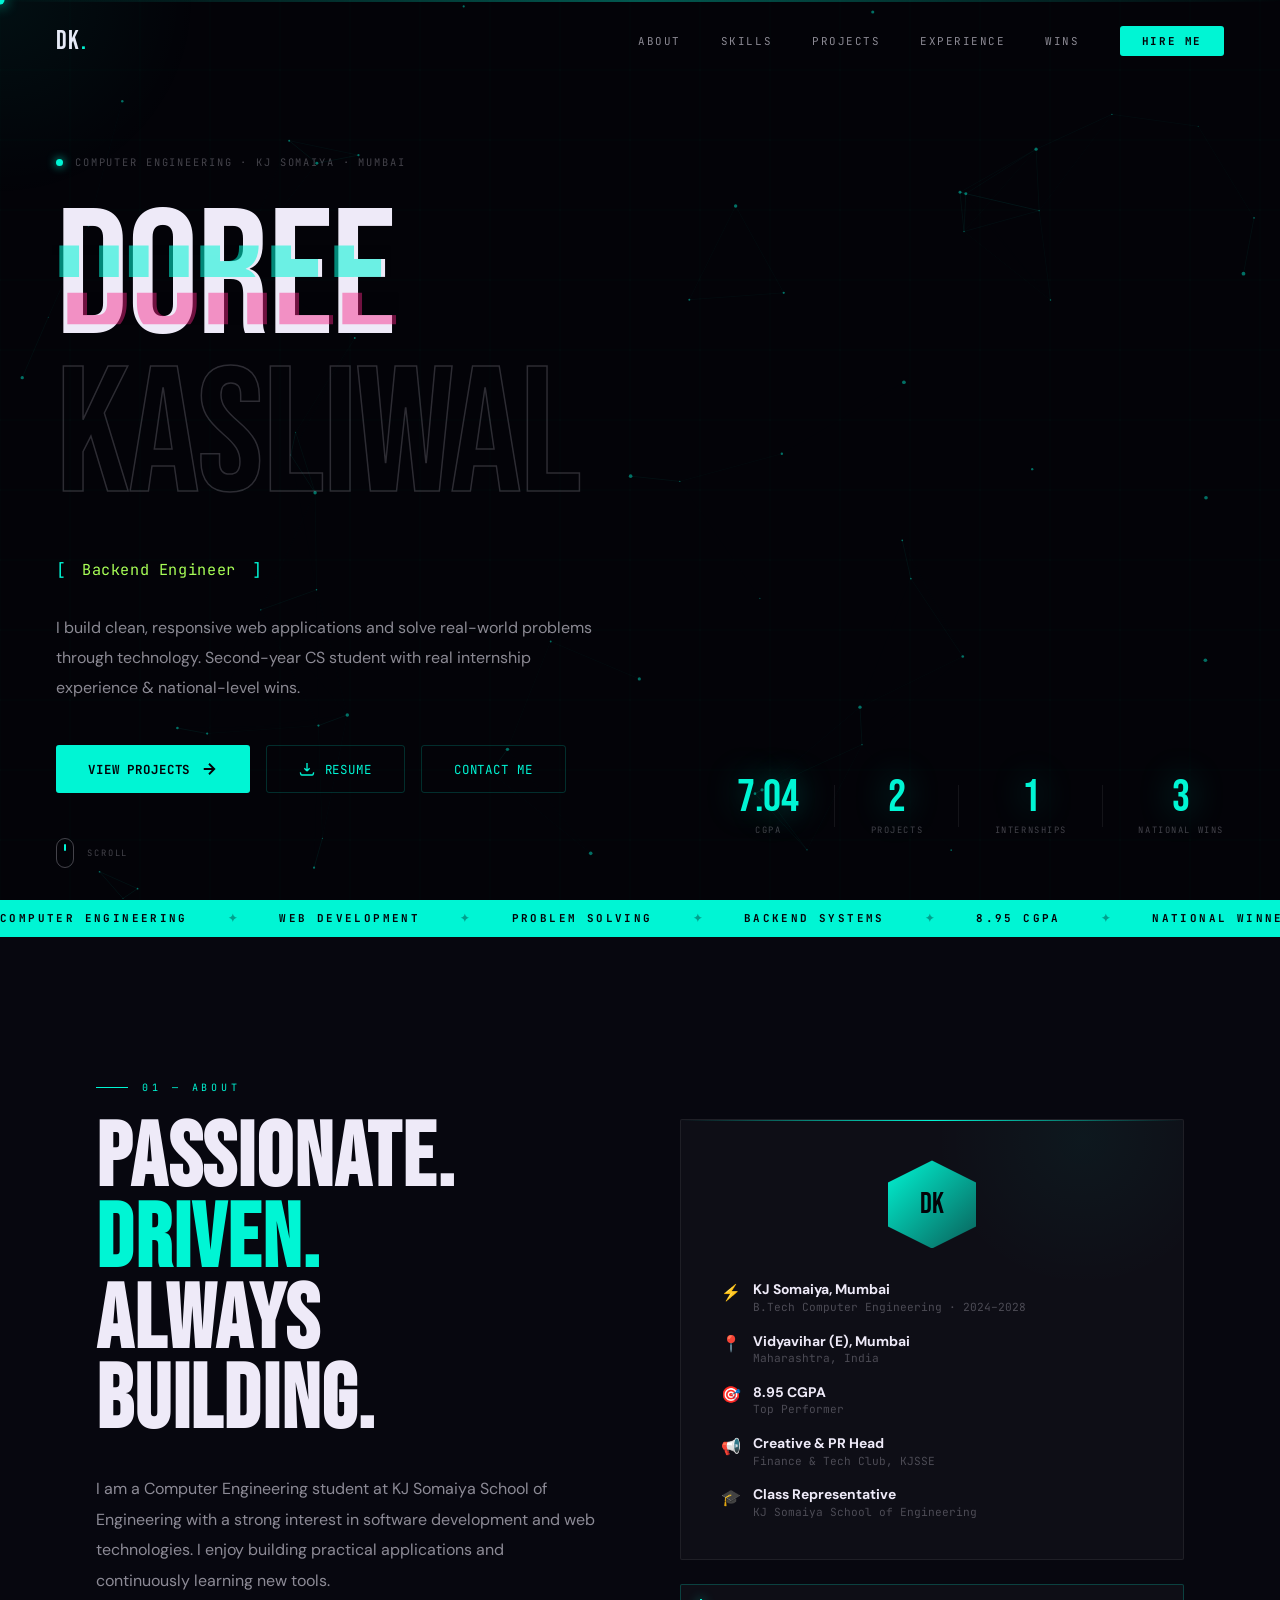
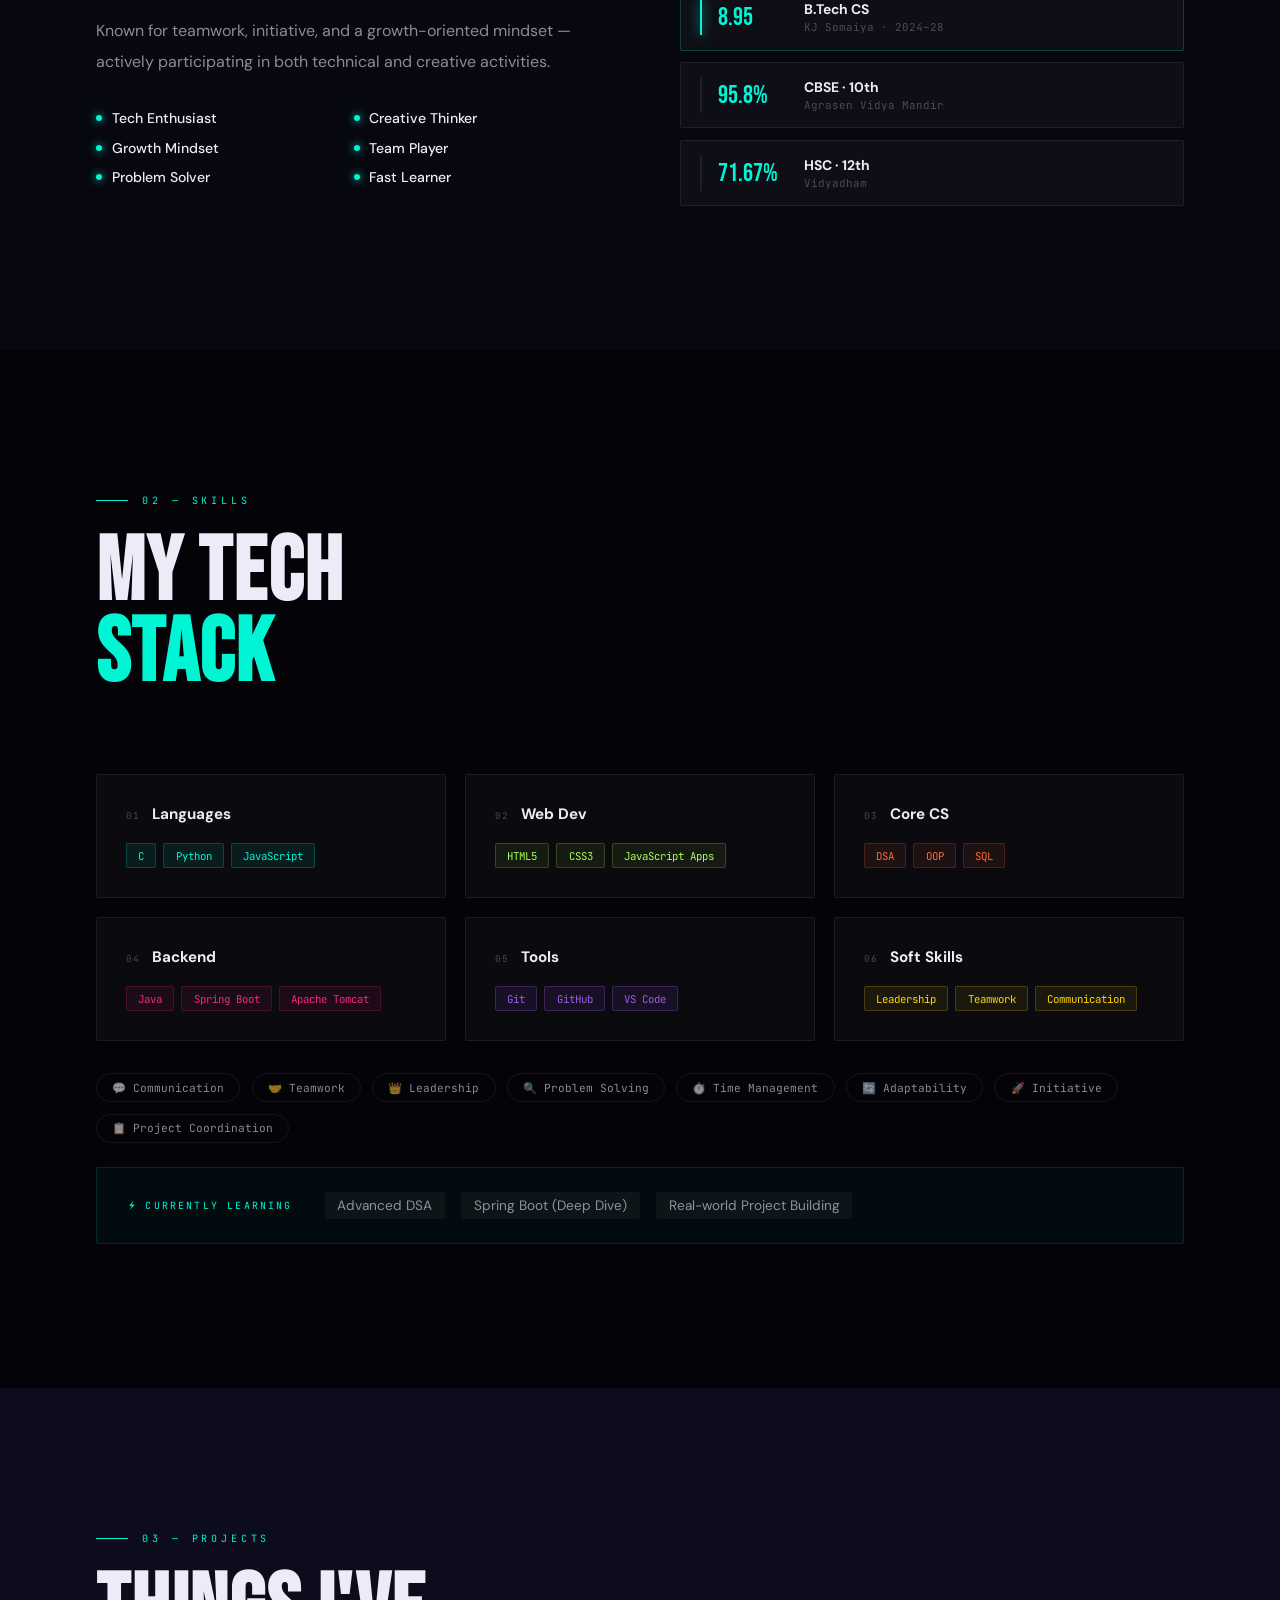
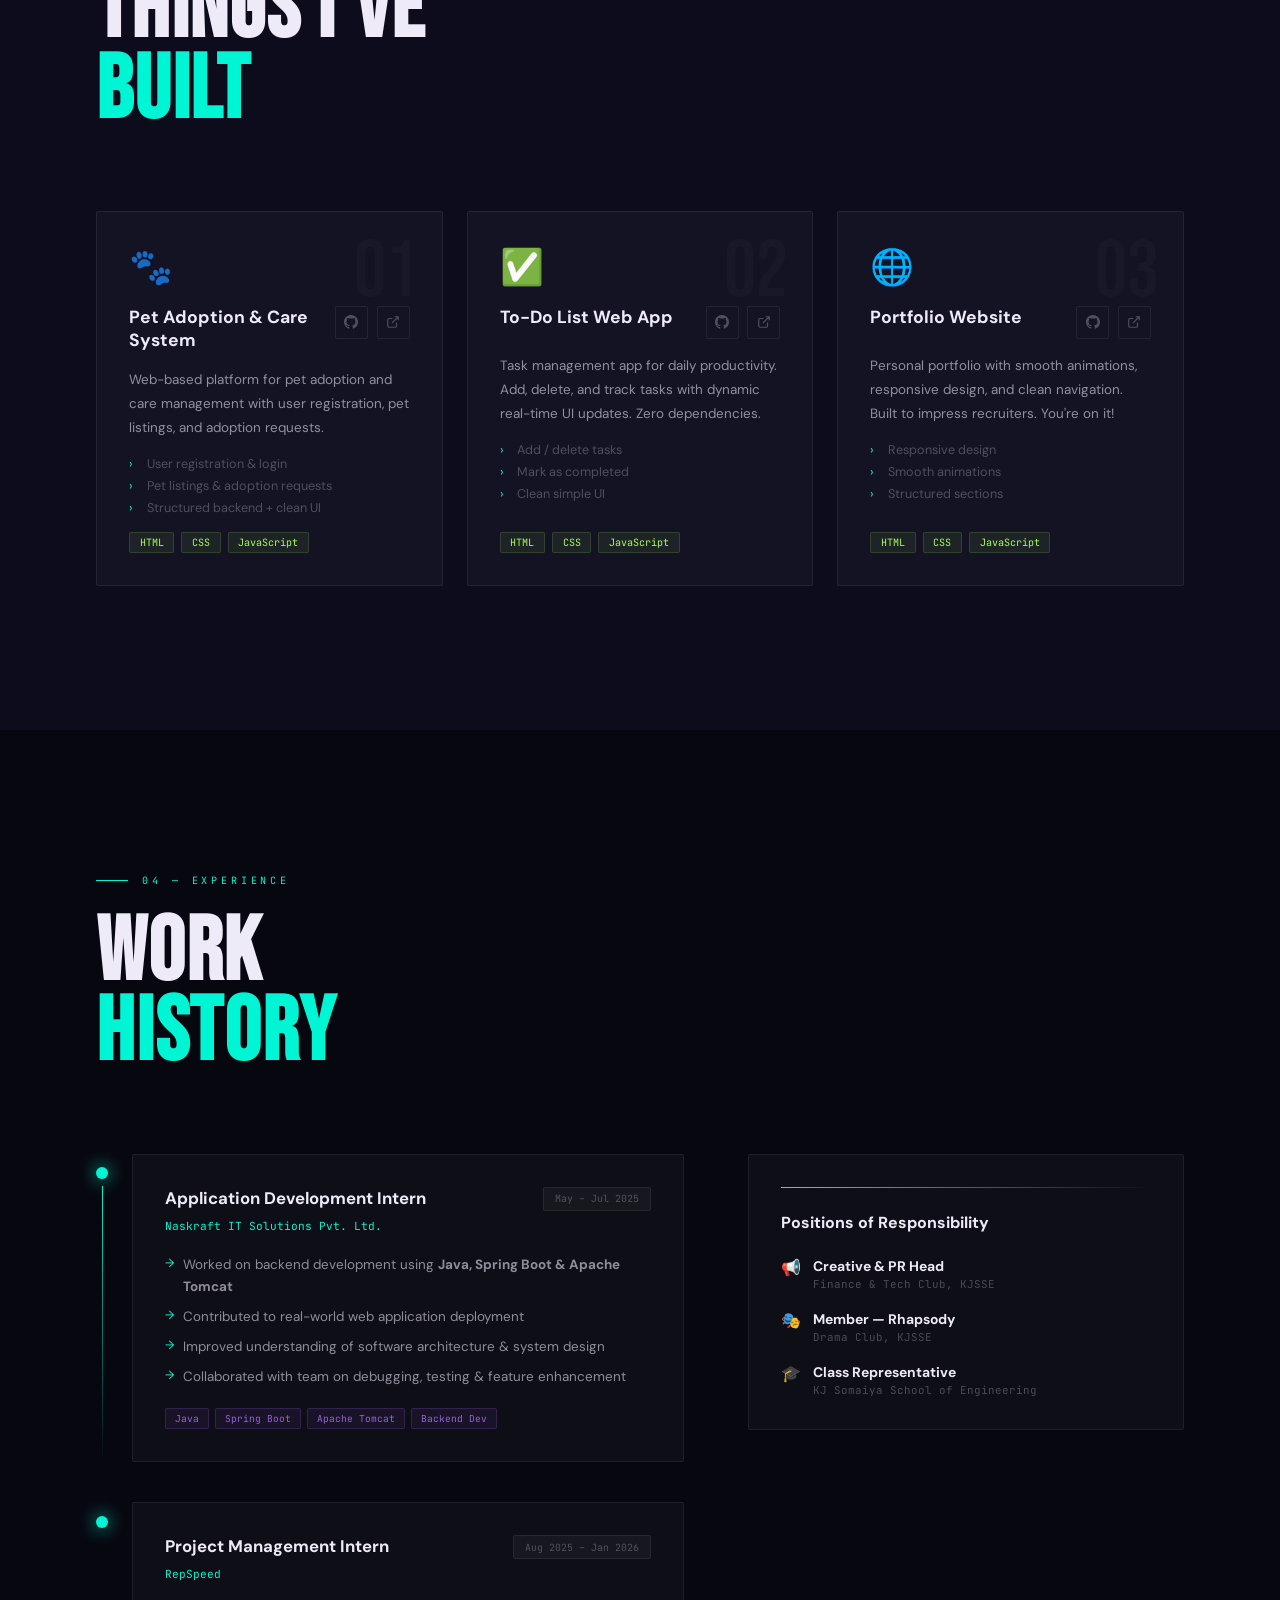
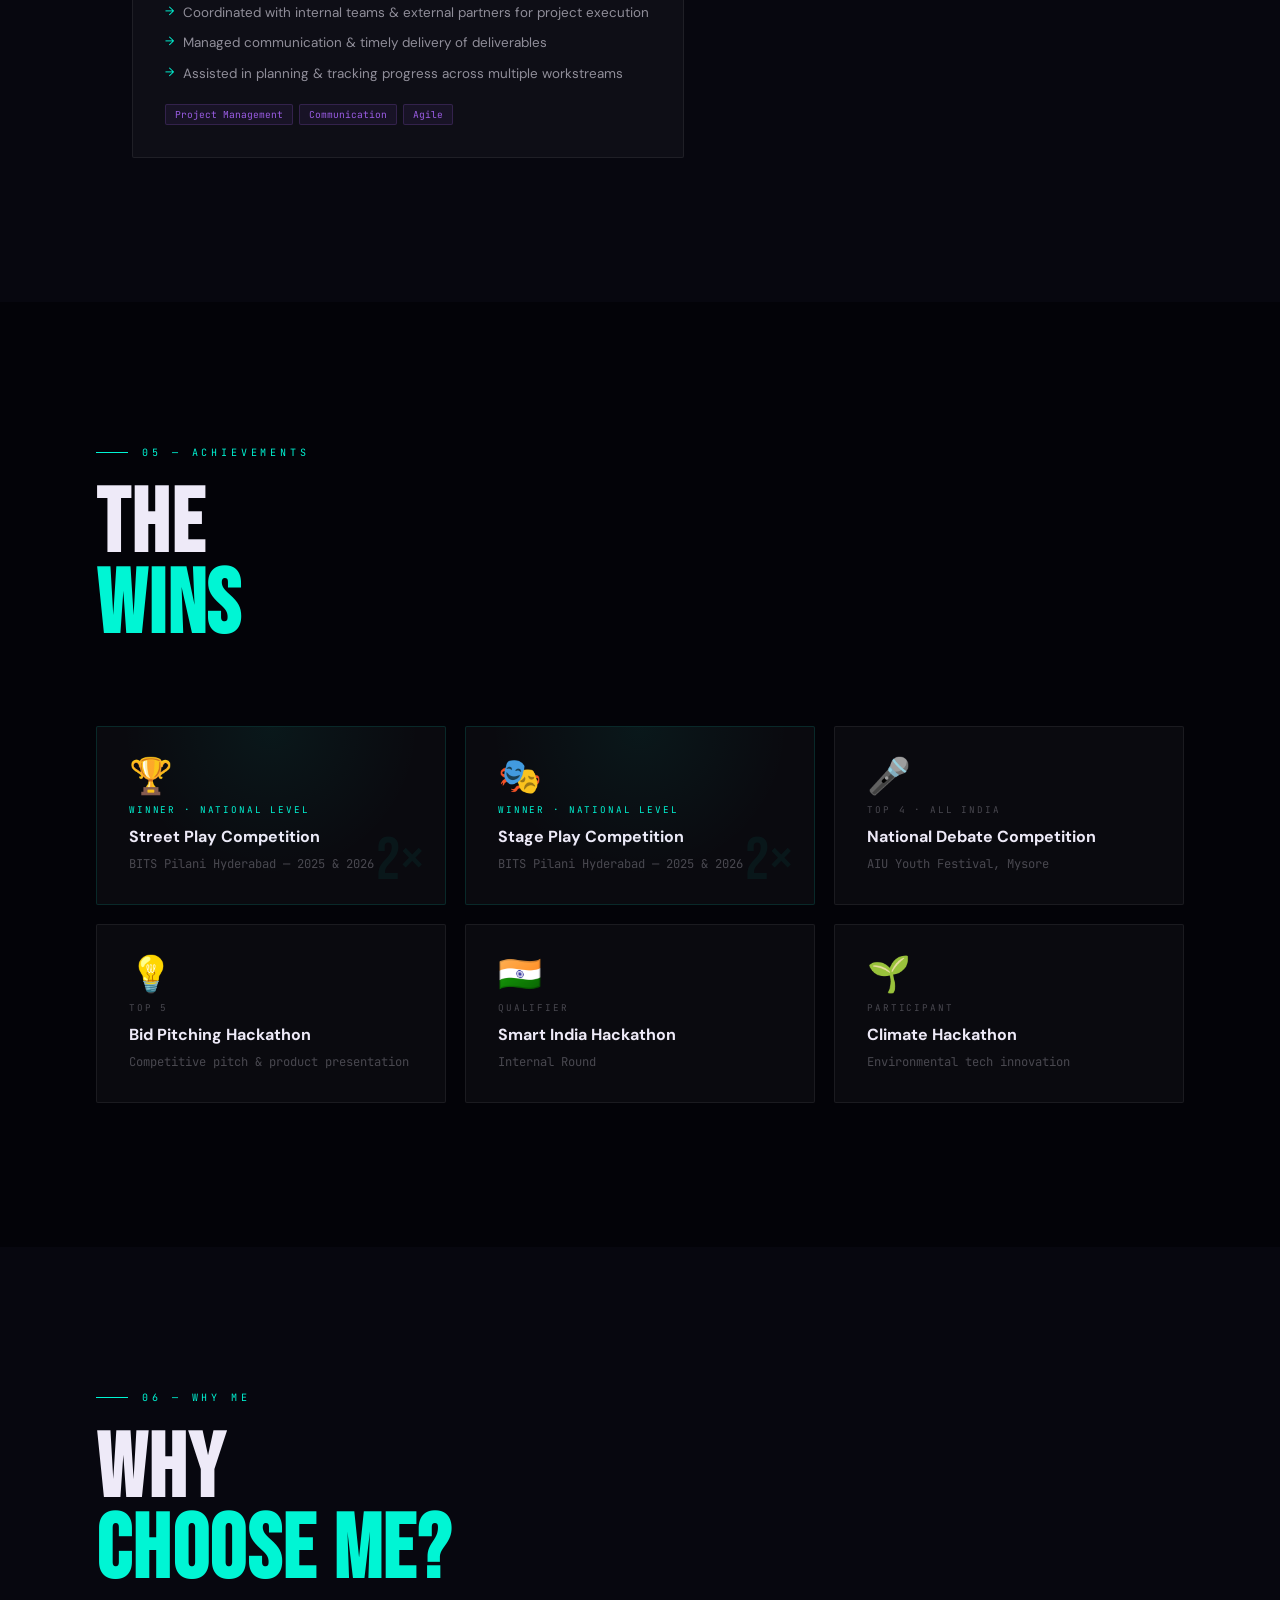
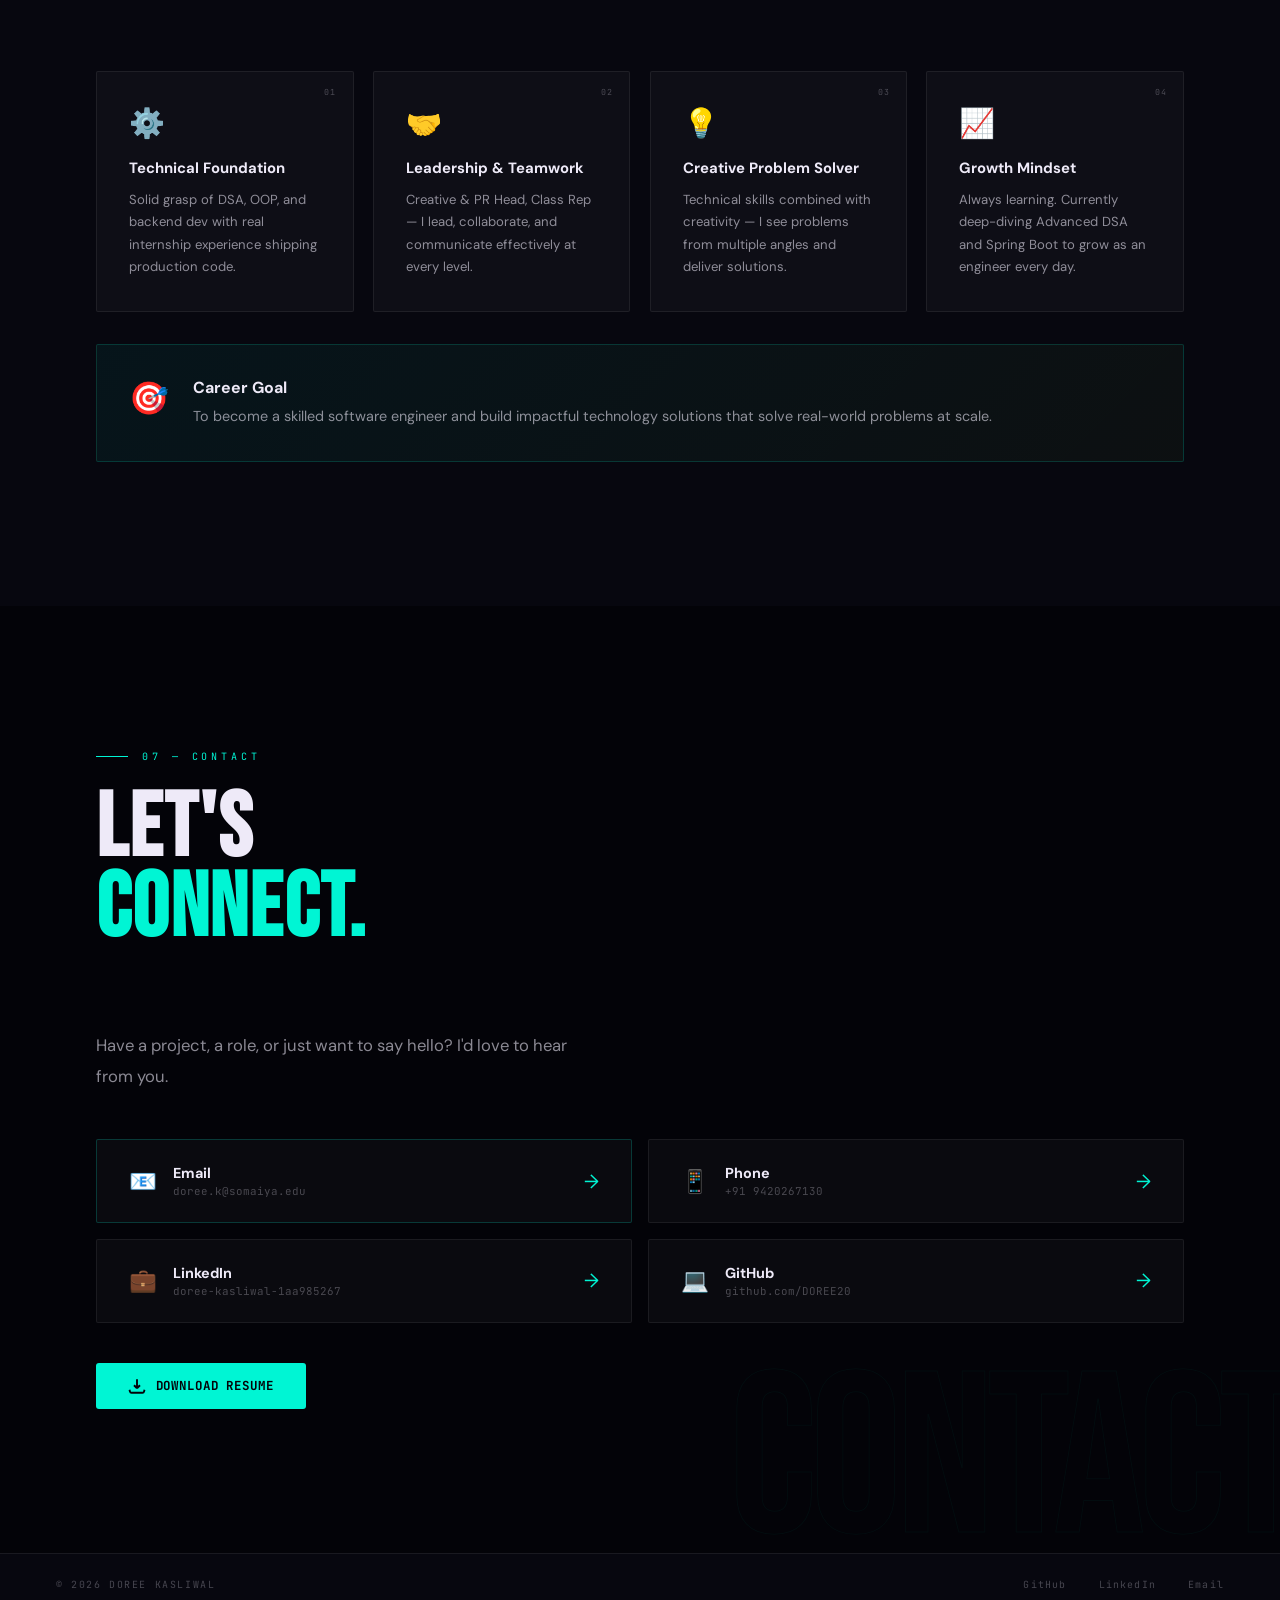
<file: index.html>
<!DOCTYPE html>
<html lang="en">
<head>
<meta charset="UTF-8"/>
<meta name="viewport" content="width=device-width,initial-scale=1"/>
<title>Doree Kasliwal</title>
<style>
@import url('https://fonts.googleapis.com/css2?family=Bebas+Neue&family=DM+Sans:wght@300;400;500;700&family=JetBrains+Mono:wght@300;400;700&display=swap');
*,*::before,*::after{margin:0;padding:0;box-sizing:border-box}
:root{
--bg:#030308;--bg2:#07070f;--bg3:#0c0c1c;
--fg:#eeeaf8;--fg2:rgba(238,234,248,.58);--fg3:rgba(238,234,248,.28);
--cyan:#00f5d4;--c2:rgba(0,245,212,.1);
--grn:#a8ff57;--org:#ff6b35;--pnk:#f72585;--ylw:#ffd60a;--pur:#9b5de5;
--card:rgba(255,255,255,.03);--bdr:rgba(255,255,255,.07);--bdrc:rgba(0,245,212,.18);
--fd:'Bebas Neue',sans-serif;--fb:'DM Sans',sans-serif;--fm:'JetBrains Mono',monospace;
--ease:cubic-bezier(.16,1,.3,1);
}
html{scroll-behavior:smooth}
body{background:var(--bg);color:var(--fg);font-family:var(--fb);overflow-x:hidden;cursor:none;-webkit-font-smoothing:antialiased}
body.loading{overflow:hidden}
::-webkit-scrollbar{width:3px}::-webkit-scrollbar-track{background:var(--bg)}::-webkit-scrollbar-thumb{background:var(--cyan);border-radius:2px}
a{color:inherit;text-decoration:none}svg{display:block}

/* CURSOR */
#cblob{position:fixed;width:400px;height:400px;background:radial-gradient(circle,rgba(0,245,212,.055) 0,transparent 70%);border-radius:50%;pointer-events:none;z-index:9000;transform:translate(-50%,-50%);transition:transform .05s linear}
#cdot{position:fixed;width:9px;height:9px;background:var(--cyan);border-radius:50%;pointer-events:none;z-index:9999;transform:translate(-50%,-50%);box-shadow:0 0 14px var(--cyan);transition:width .2s,height .2s,background .2s}
#cdot.big{width:20px;height:20px;background:var(--grn);box-shadow:0 0 22px var(--grn)}

/* LOADER */
#loader{position:fixed;inset:0;background:var(--bg);z-index:100000;display:flex;align-items:center;justify-content:center;flex-direction:column;gap:1.5rem;transition:opacity .7s,visibility .7s}
#loader.hide{opacity:0;visibility:hidden;pointer-events:none}
#lc{position:absolute;inset:0;width:100%;height:100%}
.l-inner{position:relative;z-index:1;display:flex;flex-direction:column;align-items:center;gap:1.4rem}
.l-name{font-family:var(--fd);font-size:clamp(4rem,12vw,10rem);letter-spacing:.12em;display:flex;gap:.05em}
.l-d{color:var(--cyan);text-shadow:0 0 50px rgba(0,245,212,.5),0 0 100px rgba(0,245,212,.2);animation:flk 3s infinite}
.l-k{color:transparent;-webkit-text-stroke:1.5px rgba(238,234,248,.22)}
@keyframes flk{0%,90%,100%{opacity:1}91%,97%{opacity:.5}93%{opacity:1}95%{opacity:.2}}
.l-bar{width:240px;height:2px;background:rgba(255,255,255,.07);border-radius:2px;overflow:hidden}
.l-fill{height:100%;background:linear-gradient(90deg,var(--cyan),var(--grn));width:0;transition:width .08s linear}
.l-lbl{font-family:var(--fm);font-size:.62rem;letter-spacing:.35em;color:var(--fg3)}

/* NAV */
nav{position:fixed;top:0;left:0;right:0;z-index:1000;display:flex;align-items:center;justify-content:space-between;padding:1.6rem 3.5rem;transition:all .4s}
nav.solid{background:rgba(3,3,8,.94);backdrop-filter:blur(28px);padding:1rem 3.5rem;border-bottom:1px solid var(--bdr)}
.nbrand{font-family:var(--fd);font-size:1.6rem;letter-spacing:.05em}.nbrand span{color:var(--cyan)}
.nlinks{display:flex;gap:2.5rem;align-items:center}
.nl{font-family:var(--fm);font-size:.68rem;letter-spacing:.14em;text-transform:uppercase;color:var(--fg2);transition:color .25s;position:relative}
.nl::after{content:'';position:absolute;bottom:-3px;left:0;width:0;height:1px;background:var(--cyan);transition:width .3s var(--ease)}
.nl:hover{color:var(--cyan)}.nl:hover::after{width:100%}
.ncta{background:var(--cyan);color:var(--bg)!important;padding:.52rem 1.4rem;border-radius:3px;font-weight:700}.ncta::after{display:none}.ncta:hover{box-shadow:0 0 35px rgba(0,245,212,.4)}
.ntog{display:none;background:none;border:none;cursor:none;flex-direction:column;gap:5px;padding:.4rem}
.ntog span{display:block;width:22px;height:1.5px;background:var(--fg);transition:all .3s}
.mob{position:fixed;inset:0;background:var(--bg2);z-index:999;display:flex;flex-direction:column;align-items:center;justify-content:center;gap:3rem;opacity:0;visibility:hidden;transition:all .4s}
.mob.open{opacity:1;visibility:visible}
.mob a{font-family:var(--fd);font-size:3.2rem;letter-spacing:.04em;color:var(--fg);transition:color .3s}.mob a:hover{color:var(--cyan)}

/* HERO */
.hero{min-height:100vh;position:relative;display:flex;flex-direction:column;justify-content:center;padding:8rem 3.5rem 5rem;overflow:hidden}
#hc{position:absolute;inset:0;width:100%;height:100%}
.hscan{position:absolute;top:0;left:0;right:0;height:2px;background:linear-gradient(90deg,transparent,var(--cyan),transparent);opacity:.35;animation:scan 7s ease-in-out infinite;z-index:1}
@keyframes scan{0%{top:0;opacity:.35}50%{opacity:.1}100%{top:100%;opacity:.35}}
.h-inner{position:relative;z-index:2;max-width:1100px}
.h-tag{display:flex;align-items:center;gap:.75rem;font-family:var(--fm);font-size:.65rem;letter-spacing:.2em;color:var(--fg3);margin-bottom:2rem}
.tblink{display:inline-block;width:7px;height:7px;background:var(--cyan);border-radius:50%;animation:blk 1.2s step-end infinite;box-shadow:0 0 10px var(--cyan)}
@keyframes blk{0%,100%{opacity:1}50%{opacity:0}}
.h-name{display:flex;flex-direction:column;line-height:.88;margin-bottom:2.2rem}
.hw{font-family:var(--fd);font-size:clamp(5rem,14vw,13.5rem);letter-spacing:-.01em;display:inline-block}
.glitch{color:var(--fg);position:relative}
.glitch::before,.glitch::after{content:attr(data-text);position:absolute;top:0;left:0;font-family:var(--fd);font-size:inherit}
.glitch::before{color:var(--cyan);clip-path:polygon(0 28%,100% 28%,100% 48%,0 48%);transform:translateX(-4px);animation:g1 5s infinite;opacity:.55}
.glitch::after{color:var(--pnk);clip-path:polygon(0 58%,100% 58%,100% 78%,0 78%);transform:translateX(4px);animation:g2 5s infinite;opacity:.45}
@keyframes g1{0%,88%,100%{transform:translateX(-4px);clip-path:polygon(0 28%,100% 28%,100% 48%,0 48%)}89%{transform:translateX(8px);clip-path:polygon(0 8%,100% 8%,100% 32%,0 32%)}91%{transform:translateX(-5px)}93%{transform:translateX(0);clip-path:polygon(0 60%,100% 60%,100% 82%,0 82%)}}
@keyframes g2{0%,88%,100%{transform:translateX(4px)}89%{transform:translateX(-8px)}92%{transform:translateX(5px)}94%{transform:translateX(0)}}
.hw.out{color:transparent;-webkit-text-stroke:1.5px rgba(238,234,248,.18);transition:-webkit-text-stroke-color .4s}
.hw.out:hover{-webkit-text-stroke-color:var(--cyan)}
.h-sub{display:flex;align-items:center;gap:1rem;height:2.2rem;overflow:hidden;margin-bottom:1.6rem}
.sb{font-family:var(--fm);font-size:1.05rem;color:var(--cyan)}
.sr{display:flex;flex-direction:column;animation:rot 12s ease infinite}
.sr span{font-family:var(--fm);font-size:.95rem;color:var(--grn);height:2.2rem;display:flex;align-items:center;letter-spacing:.04em}
@keyframes rot{0%,18%{transform:translateY(0)}25%,43%{transform:translateY(-2.2rem)}50%,68%{transform:translateY(-4.4rem)}75%,93%{transform:translateY(-6.6rem)}100%{transform:translateY(-8.8rem)}}
.h-body{font-size:1rem;color:var(--fg2);line-height:1.9;max-width:560px;margin-bottom:2.6rem}
.h-btns{display:flex;gap:1rem;flex-wrap:wrap}
.bf{display:inline-flex;align-items:center;gap:.6rem;background:var(--cyan);color:var(--bg);padding:.88rem 2rem;border-radius:3px;font-family:var(--fm);font-size:.78rem;font-weight:700;letter-spacing:.07em;text-transform:uppercase;transition:all .3s;position:relative;overflow:hidden}
.bf::before{content:'';position:absolute;inset:0;background:var(--grn);transform:scaleX(0);transform-origin:right;transition:transform .35s var(--ease)}
.bf:hover::before{transform:scaleX(1);transform-origin:left}
.bf:hover{box-shadow:0 0 45px rgba(0,245,212,.3)}
.bf span,.bf svg{position:relative;z-index:1}
.bf svg{width:18px;height:18px;stroke:currentColor;fill:none;stroke-width:2.5}
.bo{display:inline-flex;align-items:center;gap:.6rem;border:1px solid var(--bdrc);color:var(--cyan);padding:.88rem 2rem;border-radius:3px;font-family:var(--fm);font-size:.78rem;letter-spacing:.07em;text-transform:uppercase;transition:all .3s}
.bo svg{width:16px;height:16px;stroke:currentColor;fill:none;stroke-width:2}
.bo:hover{background:var(--c2);border-color:var(--cyan);box-shadow:0 0 22px rgba(0,245,212,.12)}
.h-stats{position:absolute;right:3.5rem;bottom:4rem;display:flex;align-items:center;gap:2.2rem;z-index:2}
.hsi{display:flex;flex-direction:column;align-items:center;gap:.2rem}
.hsn{font-family:var(--fd);font-size:2.8rem;color:var(--cyan);line-height:1;text-shadow:0 0 35px rgba(0,245,212,.4)}
.hsl{font-family:var(--fm);font-size:.55rem;letter-spacing:.18em;color:var(--fg3);text-transform:uppercase}
.hss{width:1px;height:42px;background:var(--bdr)}
.hscroll{position:absolute;bottom:2rem;left:3.5rem;display:flex;align-items:center;gap:.8rem;z-index:2}
.sw{width:18px;height:30px;border:1px solid var(--fg3);border-radius:10px;position:relative}
.sw::after{content:'';position:absolute;top:5px;left:50%;transform:translateX(-50%);width:2px;height:7px;background:var(--cyan);border-radius:2px;animation:sw 2s ease infinite}
@keyframes sw{0%,100%{top:5px;opacity:1}80%{top:16px;opacity:0}}
.hscroll span{font-family:var(--fm);font-size:.55rem;letter-spacing:.22em;color:var(--fg3)}

/* MARQUEE */
.mstrip{background:var(--cyan);overflow:hidden;padding:.65rem 0;border-top:1px solid rgba(0,245,212,.3);border-bottom:1px solid rgba(0,245,212,.3)}
.mtrack{display:flex;gap:2.5rem;white-space:nowrap;animation:mq 28s linear infinite;width:max-content}
.mtrack span{font-family:var(--fm);font-size:.68rem;font-weight:700;letter-spacing:.22em;color:var(--bg)}
.msep{color:rgba(3,3,8,.35)!important}
@keyframes mq{from{transform:translateX(0)}to{transform:translateX(-50%)}}

/* SECTIONS */
.sec{padding:9rem 0;position:relative}
.si{max-width:1200px;margin:0 auto;padding:0 3.5rem}
.slbl{font-family:var(--fm);font-size:.63rem;letter-spacing:.38em;color:var(--cyan);margin-bottom:1.6rem;text-transform:uppercase;display:flex;align-items:center;gap:.9rem}
.slbl::before{content:'';display:inline-block;width:32px;height:1px;background:var(--cyan)}
.stit{font-family:var(--fd);font-size:clamp(3.5rem,7vw,7.5rem);line-height:.9;letter-spacing:.02em;margin-bottom:5rem}
.stit em{color:var(--cyan);font-style:normal}

/* REVEAL */
[data-r]{opacity:0;transform:translateY(36px);transition:opacity .75s var(--ease),transform .75s var(--ease)}
[data-r].on{opacity:1;transform:translateY(0)}

/* ABOUT */
.about{background:var(--bg2)}
.agrid{display:grid;grid-template-columns:1fr 1fr;gap:5rem;align-items:start}
.ap{font-size:1rem;color:var(--fg2);line-height:1.92;margin-bottom:1.2rem}
.atr{display:grid;grid-template-columns:1fr 1fr;gap:.7rem;margin-top:2rem}
.tr{display:flex;align-items:center;gap:.6rem;font-size:.88rem;font-weight:500}
.trd{width:6px;height:6px;background:var(--cyan);border-radius:50%;flex-shrink:0;box-shadow:0 0 9px var(--cyan)}
.acard{background:var(--card);border:1px solid var(--bdr);border-radius:2px;padding:2.5rem;position:relative;overflow:hidden;transition:border-color .4s;margin-bottom:1.5rem}
.acard:hover{border-color:var(--bdrc)}
.acard::before{content:'';position:absolute;top:0;left:0;right:0;height:1px;background:linear-gradient(90deg,transparent,var(--cyan),transparent)}
.acg{position:absolute;top:-30%;right:-10%;width:300px;height:300px;background:radial-gradient(circle,rgba(0,245,212,.045),transparent 70%);pointer-events:none}
.avw{display:flex;justify-content:center;margin-bottom:2rem}
.avh{width:88px;height:88px;background:linear-gradient(135deg,var(--cyan),rgba(0,245,212,.35));clip-path:polygon(50% 0%,100% 25%,100% 75%,50% 100%,0% 75%,0% 25%);display:flex;align-items:center;justify-content:center;font-family:var(--fd);font-size:1.8rem;color:var(--bg);position:relative;z-index:1}
.acrows{display:flex;flex-direction:column;gap:1.1rem}
.acrow{display:flex;align-items:flex-start;gap:.75rem}
.acri{font-size:1rem;flex-shrink:0;margin-top:.1rem}
.acrow div{display:flex;flex-direction:column;gap:.1rem}
.acrow b{font-size:.87rem}
.acrow small{font-size:.7rem;color:var(--fg3);font-family:var(--fm)}
.emini{display:flex;flex-direction:column;gap:.7rem}
.emi{display:flex;align-items:center;gap:1rem;background:var(--card);border:1px solid var(--bdr);border-radius:2px;padding:.9rem 1.2rem;transition:border-color .3s}
.emi:hover{border-color:var(--bdrc)}
.emif{border-color:rgba(0,245,212,.22)}
.emb{width:2px;height:36px;background:var(--bdr);flex-shrink:0}
.emif .emb{background:var(--cyan);box-shadow:0 0 12px var(--cyan)}
.emii{display:flex;align-items:center;gap:1.5rem;flex:1}
.ems{font-family:var(--fd);font-size:1.55rem;color:var(--cyan);min-width:62px}
.emii div{display:flex;flex-direction:column;gap:.1rem}
.emii b{font-size:.87rem}
.emii small{font-size:.68rem;color:var(--fg3);font-family:var(--fm)}

/* SKILLS */
.skgrid{display:grid;grid-template-columns:repeat(3,1fr);gap:1.2rem;margin-bottom:2rem}
.skb{background:var(--card);border:1px solid var(--bdr);border-radius:2px;padding:1.8rem;transition:all .35s;position:relative;overflow:hidden}
.skb::after{content:'';position:absolute;bottom:0;left:0;right:0;height:2px;transform:scaleX(0);transform-origin:left;transition:transform .4s var(--ease)}
.skb:nth-child(1)::after{background:var(--cyan)}.skb:nth-child(2)::after{background:var(--grn)}.skb:nth-child(3)::after{background:var(--org)}.skb:nth-child(4)::after{background:var(--pnk)}.skb:nth-child(5)::after{background:var(--pur)}.skb:nth-child(6)::after{background:var(--ylw)}
.skb:hover{transform:translateY(-7px);border-color:rgba(255,255,255,.1)}.skb:hover::after{transform:scaleX(1)}
.sbh{display:flex;align-items:baseline;gap:.75rem;margin-bottom:1.2rem}
.sbn{font-family:var(--fm);font-size:.58rem;color:var(--fg3);letter-spacing:.12em}
.sbnm{font-size:.95rem;font-weight:700}
.spls{display:flex;flex-wrap:wrap;gap:.45rem}
.sp{font-family:var(--fm);font-size:.67rem;padding:.28rem .7rem;border-radius:2px;transition:transform .2s;cursor:default}
.sp:hover{transform:scale(1.08)}
.spc{background:rgba(0,245,212,.08);border:1px solid rgba(0,245,212,.2);color:var(--cyan)}
.spg{background:rgba(168,255,87,.07);border:1px solid rgba(168,255,87,.2);color:var(--grn)}
.spo{background:rgba(255,107,53,.08);border:1px solid rgba(255,107,53,.2);color:var(--org)}
.spp{background:rgba(247,37,133,.08);border:1px solid rgba(247,37,133,.2);color:var(--pnk)}
.sppu{background:rgba(155,93,229,.1);border:1px solid rgba(155,93,229,.25);color:var(--pur)}
.spy{background:rgba(255,214,10,.07);border:1px solid rgba(255,214,10,.2);color:var(--ylw)}
.srow{display:flex;flex-wrap:wrap;gap:.7rem;margin-bottom:1.5rem}
.sc{font-family:var(--fm);font-size:.7rem;padding:.42rem .95rem;border:1px solid var(--bdr);border-radius:100px;color:var(--fg2);transition:all .3s;cursor:default}
.sc:hover{border-color:var(--cyan);color:var(--cyan);background:var(--c2)}
.lbox{background:rgba(0,245,212,.04);border:1px solid rgba(0,245,212,.12);border-radius:2px;padding:1.5rem 2rem;display:flex;align-items:center;gap:2rem;flex-wrap:wrap}
.llbl{font-family:var(--fm);font-size:.62rem;letter-spacing:.22em;color:var(--cyan);white-space:nowrap}
.lis{display:flex;gap:1rem;flex-wrap:wrap}
.lis span{font-size:.85rem;color:var(--fg2);padding:.3rem .8rem;background:rgba(255,255,255,.04);border-radius:2px}

/* PROJECTS */
.projects{background:var(--bg3)}
.pgrid{display:grid;grid-template-columns:repeat(3,1fr);gap:1.5rem}
.pc{background:var(--card);border:1px solid var(--bdr);border-radius:2px;padding:2rem;position:relative;overflow:hidden;transition:all .4s;display:flex;flex-direction:column;gap:.95rem}
.pc::before{content:'';position:absolute;inset:0;background:linear-gradient(135deg,rgba(0,245,212,.025),transparent 60%);opacity:0;transition:opacity .4s}
.pc:hover{transform:translateY(-11px);border-color:rgba(0,245,212,.22);box-shadow:0 24px 70px rgba(0,0,0,.5)}.pc:hover::before{opacity:1}
.pcn{position:absolute;top:1.2rem;right:1.5rem;font-family:var(--fd);font-size:5rem;color:rgba(255,255,255,.025);line-height:1;transition:color .4s}
.pc:hover .pcn{color:rgba(0,245,212,.055)}
.pci{font-size:2.2rem}
.pct{display:flex;align-items:flex-start;justify-content:space-between}
.pct h3{font-size:1.1rem;font-weight:700;max-width:70%;line-height:1.35}
.pcls{display:flex;gap:.55rem;flex-shrink:0}
.pcl{width:33px;height:33px;display:flex;align-items:center;justify-content:center;color:var(--fg3);border:1px solid var(--bdr);border-radius:2px;transition:all .3s}
.pcl svg{width:14px;height:14px}
.pcl:hover{color:var(--cyan);border-color:var(--cyan);background:var(--c2)}
.pcd{font-size:.84rem;color:var(--fg2);line-height:1.78}
.pcf{list-style:none;display:flex;flex-direction:column;gap:.32rem}
.pcf li{font-size:.79rem;color:var(--fg3);padding-left:1.1rem;position:relative}
.pcf li::before{content:'›';position:absolute;left:0;color:var(--cyan)}
.pcs{display:flex;gap:.45rem;flex-wrap:wrap;margin-top:auto}
.pcs span{font-family:var(--fm);font-size:.63rem;color:var(--grn);background:rgba(168,255,87,.07);border:1px solid rgba(168,255,87,.14);padding:.2rem .6rem;border-radius:2px}

/* EXPERIENCE */
.experience{background:var(--bg2)}
.exlay{display:grid;grid-template-columns:1.35fr 1fr;gap:4rem}
.etl{display:flex;flex-direction:column;gap:2.5rem}
.eti{display:flex;gap:1.5rem}
.etc2{display:flex;flex-direction:column;align-items:center;flex-shrink:0}
.etd{width:12px;height:12px;background:var(--cyan);border-radius:50%;box-shadow:0 0 18px var(--cyan);flex-shrink:0;margin-top:.85rem}
.etl2{width:1px;flex:1;background:linear-gradient(to bottom,var(--cyan),transparent);margin-top:.4rem}
.etc{background:var(--card);border:1px solid var(--bdr);border-radius:2px;padding:2rem;flex:1;transition:all .35s}
.etc:hover{border-color:var(--bdrc);transform:translateX(7px)}
.etch{display:flex;justify-content:space-between;align-items:flex-start;gap:1rem;flex-wrap:wrap;margin-bottom:1.2rem}
.etch h3{font-size:1.05rem;font-weight:700;margin-bottom:.3rem}
.etco{font-family:var(--fm);font-size:.7rem;color:var(--cyan)}
.etdt{font-family:var(--fm);font-size:.62rem;color:var(--fg3);background:rgba(255,255,255,.04);border:1px solid var(--bdr);padding:.28rem .7rem;border-radius:2px;white-space:nowrap}
.etps{list-style:none;display:flex;flex-direction:column;gap:.5rem;margin-bottom:1.2rem}
.etps li{font-size:.84rem;color:var(--fg2);line-height:1.65;padding-left:1.1rem;position:relative}
.etps li::before{content:'→';position:absolute;left:0;color:var(--cyan);font-size:.75rem}
.ettgs{display:flex;flex-wrap:wrap;gap:.4rem}
.ettg{font-family:var(--fm);font-size:.6rem;color:var(--pur);background:rgba(155,93,229,.08);border:1px solid rgba(155,93,229,.2);padding:.2rem .55rem;border-radius:2px}
.porb{background:var(--card);border:1px solid var(--bdr);border-radius:2px;padding:2rem;height:fit-content}
.porb::before{content:'';display:block;width:100%;height:1px;background:linear-gradient(90deg,var(--cyan),transparent);margin-bottom:1.5rem}
.porh{font-size:1rem;font-weight:700;margin-bottom:1.5rem}
.porl{display:flex;flex-direction:column;gap:1.2rem}
.pori{display:flex;align-items:flex-start;gap:.75rem}
.porio{font-size:1rem;flex-shrink:0}
.pori div{display:flex;flex-direction:column;gap:.12rem}
.pori b{font-size:.87rem}
.pori small{font-size:.68rem;color:var(--fg3);font-family:var(--fm)}

/* ACHIEVEMENTS */
.achievements{background:var(--bg)}
.achg{display:grid;grid-template-columns:repeat(3,1fr);gap:1.2rem}
.ach{background:var(--card);border:1px solid var(--bdr);border-radius:2px;padding:2rem;position:relative;overflow:hidden;transition:all .4s;display:flex;flex-direction:column;gap:.6rem}
.ach:hover{transform:translateY(-7px);border-color:rgba(0,245,212,.22)}
.ach.big{border-color:rgba(0,245,212,.13)}
.ach.big:hover{border-color:rgba(0,245,212,.32)}
.achgl{position:absolute;inset:0;background:radial-gradient(circle at 50% 0,rgba(0,245,212,.06),transparent 60%)}
.ache{font-size:2.2rem;line-height:1}
.achbd{font-family:var(--fm);font-size:.58rem;letter-spacing:.2em;color:var(--cyan)}
.achbd.dm{color:var(--fg3)}
.ach h3{font-size:1rem;font-weight:700}
.ach p{font-size:.76rem;color:var(--fg3);font-family:var(--fm)}
.achx{position:absolute;bottom:.8rem;right:1.3rem;font-family:var(--fd);font-size:3.8rem;color:rgba(0,245,212,.06);line-height:1}

/* WHY ME */
.whyme{background:var(--bg2)}
.wmg{display:grid;grid-template-columns:repeat(4,1fr);gap:1.2rem;margin-bottom:2rem}
.wmc{background:var(--card);border:1px solid var(--bdr);border-radius:2px;padding:2rem;position:relative;overflow:hidden;transition:all .4s}
.wmc:hover{transform:translateY(-8px);border-color:rgba(0,245,212,.18)}
.wmc::after{content:'';position:absolute;bottom:0;left:0;right:0;height:2px;background:linear-gradient(90deg,var(--cyan),var(--grn));transform:scaleX(0);transform-origin:left;transition:transform .4s var(--ease)}
.wmc:hover::after{transform:scaleX(1)}
.wmn{position:absolute;top:.9rem;right:1rem;font-family:var(--fm);font-size:.52rem;color:var(--fg3);letter-spacing:.15em}
.wmico{font-size:1.8rem;margin-bottom:1rem}
.wmc h3{font-size:.93rem;font-weight:700;margin-bottom:.65rem}
.wmc p{font-size:.82rem;color:var(--fg2);line-height:1.72}
.gban{background:linear-gradient(135deg,rgba(0,245,212,.06),rgba(168,255,87,.04));border:1px solid rgba(0,245,212,.16);border-radius:2px;padding:2rem;display:flex;align-items:flex-start;gap:1.5rem}
.gico{font-size:2rem;flex-shrink:0}
.gban b{display:block;font-size:1rem;margin-bottom:.4rem}
.gban p{font-size:.9rem;color:var(--fg2);line-height:1.72}

/* CONTACT */
.contact{background:var(--bg);position:relative;overflow:hidden}
.csub{font-size:1.04rem;color:var(--fg2);line-height:1.85;max-width:500px;margin-bottom:3rem;position:relative;z-index:1}
.cgrid{display:grid;grid-template-columns:1fr 1fr;gap:1rem;margin-bottom:2.5rem;position:relative;z-index:1}
.cgi{background:var(--card);border:1px solid var(--bdr);border-radius:2px;padding:1.5rem 2rem;display:flex;align-items:center;gap:1rem;transition:all .35s}
.cgi:hover{border-color:var(--bdrc);background:var(--c2);transform:translateX(7px)}
.cgem{border-color:rgba(0,245,212,.2)}
.cgio{font-size:1.4rem;flex-shrink:0}
.cgi div{flex:1;display:flex;flex-direction:column;gap:.1rem}
.cgi b{font-size:.9rem}
.cgi small{font-family:var(--fm);font-size:.68rem;color:var(--fg3)}
.cgia{font-size:1.2rem;color:var(--cyan);transition:transform .3s}
.cgi:hover .cgia{transform:translateX(5px)}
.cbg{position:absolute;bottom:-3rem;right:-1rem;font-family:var(--fd);font-size:clamp(5rem,18vw,15rem);color:transparent;-webkit-text-stroke:1px rgba(0,245,212,.04);letter-spacing:-.03em;pointer-events:none;user-select:none;z-index:0}
.cres{position:relative;z-index:1;margin-top:.5rem}

/* FOOTER */
footer{background:var(--bg2);border-top:1px solid var(--bdr);padding:1.5rem 3.5rem}
.fi{display:flex;justify-content:space-between;align-items:center;flex-wrap:wrap;gap:1rem}
.fm2{font-family:var(--fm);font-size:.62rem;letter-spacing:.16em;color:var(--fg3)}
.fls{display:flex;gap:2rem}
.fls a{font-family:var(--fm);font-size:.62rem;letter-spacing:.12em;color:var(--fg3);transition:color .3s}
.fls a:hover{color:var(--cyan)}

/* RESPONSIVE */
@media(max-width:1100px){.wmg{grid-template-columns:1fr 1fr}.skgrid{grid-template-columns:1fr 1fr}}
@media(max-width:900px){.agrid{grid-template-columns:1fr}.pgrid{grid-template-columns:1fr 1fr}.achg{grid-template-columns:1fr 1fr}.exlay{grid-template-columns:1fr}.h-stats{position:static;margin-top:3rem;flex-wrap:wrap}.hss{display:none}.hero{padding-bottom:3rem}.hscroll{display:none}.cgrid{grid-template-columns:1fr}}
@media(max-width:768px){nav{padding:1rem 1.5rem}nav.solid{padding:.8rem 1.5rem}.nlinks{display:none}.ntog{display:flex}.hero{padding:6rem 1.5rem 3rem}.si{padding:0 1.5rem}.sec{padding:5.5rem 0}.skgrid{grid-template-columns:1fr}.pgrid{grid-template-columns:1fr}.achg{grid-template-columns:1fr}.wmg{grid-template-columns:1fr}.atr{grid-template-columns:1fr}footer{padding:1.5rem}.fi{flex-direction:column;text-align:center}}
@media(max-width:480px){.h-btns{flex-direction:column}.bf,.bo{justify-content:center}}
</style>
</head>
<body>

<div id="cblob"></div>
<div id="cdot"></div>

<!-- LOADER -->
<div id="loader">
  <canvas id="lc"></canvas>
  <div class="l-inner">
    <div class="l-name"><span class="l-d">D</span><span class="l-k">K</span></div>
    <div class="l-bar"><div class="l-fill" id="lfill"></div></div>
    <div class="l-lbl" id="llbl">INITIALIZING</div>
  </div>
</div>

<!-- NAV -->
<nav id="nav">
  <a href="#home" class="nbrand">DK<span>.</span></a>
  <div class="nlinks" id="nlinks">
    <a href="#about" class="nl">About</a>
    <a href="#skills" class="nl">Skills</a>
    <a href="#projects" class="nl">Projects</a>
    <a href="#experience" class="nl">Experience</a>
    <a href="#achievements" class="nl">Wins</a>
    <a href="#contact" class="nl ncta">Hire Me</a>
  </div>
  <button class="ntog" id="ntog"><span></span><span></span></button>
</nav>
<div class="mob" id="mob">
  <a href="#about">About</a><a href="#skills">Skills</a>
  <a href="#projects">Projects</a><a href="#experience">Experience</a>
  <a href="#achievements">Wins</a><a href="#contact">Hire Me</a>
</div>

<!-- HERO -->
<section id="home" class="hero">
  <canvas id="hc"></canvas>
  <div class="hscan"></div>
  <div class="h-inner">
    <div class="h-tag" data-r>
      <span class="tblink"></span>
      <span style="font-family:var(--fm);font-size:.65rem;letter-spacing:.18em;text-transform:uppercase">Computer Engineering · KJ Somaiya · Mumbai</span>
    </div>
    <div class="h-name" data-r>
      <div><span class="hw glitch" data-text="DOREE">DOREE</span></div>
      <div><span class="hw out">KASLIWAL</span></div>
    </div>
    <div class="h-sub" data-r>
      <span class="sb">[</span>
      <div class="sr">
        <span>Web Developer</span><span>Problem Solver</span>
        <span>Backend Engineer</span><span>Creative Coder</span>
        <span>Web Developer</span>
      </div>
      <span class="sb">]</span>
    </div>
    <p class="h-body" data-r>I build clean, responsive web applications and solve real-world problems through technology. Second-year CS student with real internship experience &amp; national-level wins.</p>
    <div class="h-btns" data-r>
      <a href="#projects" class="bf">
        <span>View Projects</span>
        <svg viewBox="0 0 24 24"><path d="M5 12h14M12 5l7 7-7 7"/></svg>
      </a>
      <a href="Doree_resume.pdf" download class="bo">
        <svg viewBox="0 0 24 24"><path d="M12 15V3m0 12l-4-4m4 4l4-4M2 17l.621 2.485A2 2 0 004.561 21h14.878a2 2 0 001.94-1.515L22 17"/></svg>
        <span>Resume</span>
      </a>
      <a href="#contact" class="bo"><span>Contact Me</span></a>
    </div>
  </div>
  <div class="h-stats" data-r>
    <div class="hsi"><span class="hsn" data-v="8.95">0</span><span class="hsl">CGPA</span></div>
    <div class="hss"></div>
    <div class="hsi"><span class="hsn" data-v="3">0</span><span class="hsl">Projects</span></div>
    <div class="hss"></div>
    <div class="hsi"><span class="hsn" data-v="2">0</span><span class="hsl">Internships</span></div>
    <div class="hss"></div>
    <div class="hsi"><span class="hsn" data-v="4">0</span><span class="hsl">National Wins</span></div>
  </div>
  <div class="hscroll"><div class="sw"></div><span>SCROLL</span></div>
</section>

<!-- MARQUEE -->
<div class="mstrip">
  <div class="mtrack">
    <span>COMPUTER ENGINEERING</span><span class="msep">✦</span><span>WEB DEVELOPMENT</span><span class="msep">✦</span><span>PROBLEM SOLVING</span><span class="msep">✦</span><span>BACKEND SYSTEMS</span><span class="msep">✦</span><span>8.95 CGPA</span><span class="msep">✦</span><span>NATIONAL WINNER</span><span class="msep">✦</span>
    <span>COMPUTER ENGINEERING</span><span class="msep">✦</span><span>WEB DEVELOPMENT</span><span class="msep">✦</span><span>PROBLEM SOLVING</span><span class="msep">✦</span><span>BACKEND SYSTEMS</span><span class="msep">✦</span><span>8.95 CGPA</span><span class="msep">✦</span><span>NATIONAL WINNER</span><span class="msep">✦</span>
  </div>
</div>

<!-- ABOUT -->
<section id="about" class="about sec">
  <div class="si">
    <div class="slbl" data-r>01 — ABOUT</div>
    <div class="agrid">
      <div data-r>
        <h2 class="stit" style="margin-bottom:2rem">Passionate.<br/><em>Driven.</em><br/>Always Building.</h2>
        <p class="ap">I am a Computer Engineering student at KJ Somaiya School of Engineering with a strong interest in software development and web technologies. I enjoy building practical applications and continuously learning new tools.</p>
        <p class="ap">Known for teamwork, initiative, and a growth-oriented mindset — actively participating in both technical and creative activities.</p>
        <div class="atr">
          <div class="tr"><span class="trd"></span>Tech Enthusiast</div>
          <div class="tr"><span class="trd"></span>Creative Thinker</div>
          <div class="tr"><span class="trd"></span>Growth Mindset</div>
          <div class="tr"><span class="trd"></span>Team Player</div>
          <div class="tr"><span class="trd"></span>Problem Solver</div>
          <div class="tr"><span class="trd"></span>Fast Learner</div>
        </div>
      </div>
      <div data-r>
        <div class="acard">
          <div class="acg"></div>
          <div class="avw"><div class="avh">DK</div></div>
          <div class="acrows">
            <div class="acrow"><span class="acri">⚡</span><div><b>KJ Somaiya, Mumbai</b><small>B.Tech Computer Engineering · 2024–2028</small></div></div>
            <div class="acrow"><span class="acri">📍</span><div><b>Vidyavihar (E), Mumbai</b><small>Maharashtra, India</small></div></div>
            <div class="acrow"><span class="acri">🎯</span><div><b>8.95 CGPA</b><small>Top Performer</small></div></div>
            <div class="acrow"><span class="acri">📢</span><div><b>Creative &amp; PR Head</b><small>Finance &amp; Tech Club, KJSSE</small></div></div>
            <div class="acrow"><span class="acri">🎓</span><div><b>Class Representative</b><small>KJ Somaiya School of Engineering</small></div></div>
          </div>
        </div>
        <div class="emini" data-r>
          <div class="emi emif"><div class="emb"></div><div class="emii"><span class="ems">8.95</span><div><b>B.Tech CS</b><small>KJ Somaiya · 2024–28</small></div></div></div>
          <div class="emi"><div class="emb"></div><div class="emii"><span class="ems">95.8%</span><div><b>CBSE · 10th</b><small>Agrasen Vidya Mandir</small></div></div></div>
          <div class="emi"><div class="emb"></div><div class="emii"><span class="ems">71.67%</span><div><b>HSC · 12th</b><small>Vidyadham</small></div></div></div>
        </div>
      </div>
    </div>
  </div>
</section>

<!-- SKILLS -->
<section id="skills" class="sec">
  <div class="si">
    <div class="slbl" data-r>02 — SKILLS</div>
    <h2 class="stit" data-r>My Tech<br/><em>Stack</em></h2>
    <div class="skgrid">
      <div class="skb" data-r><div class="sbh"><span class="sbn">01</span><span class="sbnm">Languages</span></div><div class="spls"><span class="sp spc">C</span><span class="sp spc">Python</span><span class="sp spc">JavaScript</span></div></div>
      <div class="skb" data-r><div class="sbh"><span class="sbn">02</span><span class="sbnm">Web Dev</span></div><div class="spls"><span class="sp spg">HTML5</span><span class="sp spg">CSS3</span><span class="sp spg">JavaScript Apps</span></div></div>
      <div class="skb" data-r><div class="sbh"><span class="sbn">03</span><span class="sbnm">Core CS</span></div><div class="spls"><span class="sp spo">DSA</span><span class="sp spo">OOP</span><span class="sp spo">SQL</span></div></div>
      <div class="skb" data-r><div class="sbh"><span class="sbn">04</span><span class="sbnm">Backend</span></div><div class="spls"><span class="sp spp">Java</span><span class="sp spp">Spring Boot</span><span class="sp spp">Apache Tomcat</span></div></div>
      <div class="skb" data-r><div class="sbh"><span class="sbn">05</span><span class="sbnm">Tools</span></div><div class="spls"><span class="sp sppu">Git</span><span class="sp sppu">GitHub</span><span class="sp sppu">VS Code</span></div></div>
      <div class="skb" data-r><div class="sbh"><span class="sbn">06</span><span class="sbnm">Soft Skills</span></div><div class="spls"><span class="sp spy">Leadership</span><span class="sp spy">Teamwork</span><span class="sp spy">Communication</span></div></div>
    </div>
    <div class="srow" data-r>
      <span class="sc">💬 Communication</span><span class="sc">🤝 Teamwork</span><span class="sc">👑 Leadership</span>
      <span class="sc">🔍 Problem Solving</span><span class="sc">⏱️ Time Management</span>
      <span class="sc">🔄 Adaptability</span><span class="sc">🚀 Initiative</span><span class="sc">📋 Project Coordination</span>
    </div>
    <div class="lbox" data-r>
      <span class="llbl">⚡ CURRENTLY LEARNING</span>
      <div class="lis"><span>Advanced DSA</span><span>Spring Boot (Deep Dive)</span><span>Real-world Project Building</span></div>
    </div>
  </div>
</section>

<!-- PROJECTS -->
<section id="projects" class="projects sec">
  <div class="si">
    <div class="slbl" data-r>03 — PROJECTS</div>
    <h2 class="stit" data-r>Things I've<br/><em>Built</em></h2>
    <div class="pgrid">
      <div class="pc" data-r>
        <div class="pcn">01</div>
        <div class="pci">🐾</div>
        <div class="pct">
          <h3>Pet Adoption &amp; Care System</h3>
          <div class="pcls">
            <a href="https://github.com/DOREE20" target="_blank" class="pcl"><svg viewBox="0 0 24 24" fill="currentColor"><path d="M12 0C5.37 0 0 5.37 0 12c0 5.31 3.435 9.795 8.205 11.385.6.105.825-.255.825-.57 0-.285-.015-1.23-.015-2.235-3.015.555-3.795-.735-4.035-1.41-.135-.345-.72-1.41-1.23-1.695-.42-.225-1.02-.78-.015-.795.945-.015 1.62.87 1.845 1.23 1.08 1.815 2.805 1.305 3.495.99.105-.78.42-1.305.765-1.605-2.67-.3-5.46-1.335-5.46-5.925 0-1.305.465-2.385 1.23-3.225-.12-.3-.54-1.53.12-3.18 0 0 1.005-.315 3.3 1.23.96-.27 1.98-.405 3-.405s2.04.135 3 .405c2.295-1.56 3.3-1.23 3.3-1.23.66 1.65.24 2.88.12 3.18.765.84 1.23 1.905 1.23 3.225 0 4.605-2.805 5.625-5.475 5.925.435.375.81 1.095.81 2.22 0 1.605-.015 2.895-.015 3.3 0 .315.225.69.825.57A12.02 12.02 0 0024 12c0-6.63-5.37-12-12-12z"/></svg></a>
            <a href="#" class="pcl"><svg viewBox="0 0 24 24" fill="none" stroke="currentColor" stroke-width="2"><path d="M18 13v6a2 2 0 01-2 2H5a2 2 0 01-2-2V8a2 2 0 012-2h6M15 3h6v6M10 14L21 3"/></svg></a>
          </div>
        </div>
        <p class="pcd">Web-based platform for pet adoption and care management with user registration, pet listings, and adoption requests.</p>
        <ul class="pcf"><li>User registration &amp; login</li><li>Pet listings &amp; adoption requests</li><li>Structured backend + clean UI</li></ul>
        <div class="pcs"><span>HTML</span><span>CSS</span><span>JavaScript</span></div>
      </div>
      <div class="pc" data-r>
        <div class="pcn">02</div>
        <div class="pci">✅</div>
        <div class="pct">
          <h3>To-Do List Web App</h3>
          <div class="pcls">
            <a href="https://github.com/DOREE20" target="_blank" class="pcl"><svg viewBox="0 0 24 24" fill="currentColor"><path d="M12 0C5.37 0 0 5.37 0 12c0 5.31 3.435 9.795 8.205 11.385.6.105.825-.255.825-.57 0-.285-.015-1.23-.015-2.235-3.015.555-3.795-.735-4.035-1.41-.135-.345-.72-1.41-1.23-1.695-.42-.225-1.02-.78-.015-.795.945-.015 1.62.87 1.845 1.23 1.08 1.815 2.805 1.305 3.495.99.105-.78.42-1.305.765-1.605-2.67-.3-5.46-1.335-5.46-5.925 0-1.305.465-2.385 1.23-3.225-.12-.3-.54-1.53.12-3.18 0 0 1.005-.315 3.3 1.23.96-.27 1.98-.405 3-.405s2.04.135 3 .405c2.295-1.56 3.3-1.23 3.3-1.23.66 1.65.24 2.88.12 3.18.765.84 1.23 1.905 1.23 3.225 0 4.605-2.805 5.625-5.475 5.925.435.375.81 1.095.81 2.22 0 1.605-.015 2.895-.015 3.3 0 .315.225.69.825.57A12.02 12.02 0 0024 12c0-6.63-5.37-12-12-12z"/></svg></a>
            <a href="#" class="pcl"><svg viewBox="0 0 24 24" fill="none" stroke="currentColor" stroke-width="2"><path d="M18 13v6a2 2 0 01-2 2H5a2 2 0 01-2-2V8a2 2 0 012-2h6M15 3h6v6M10 14L21 3"/></svg></a>
          </div>
        </div>
        <p class="pcd">Task management app for daily productivity. Add, delete, and track tasks with dynamic real-time UI updates. Zero dependencies.</p>
        <ul class="pcf"><li>Add / delete tasks</li><li>Mark as completed</li><li>Clean simple UI</li></ul>
        <div class="pcs"><span>HTML</span><span>CSS</span><span>JavaScript</span></div>
      </div>
      <div class="pc" data-r>
        <div class="pcn">03</div>
        <div class="pci">🌐</div>
        <div class="pct">
          <h3>Portfolio Website</h3>
          <div class="pcls">
            <a href="https://github.com/DOREE20" target="_blank" class="pcl"><svg viewBox="0 0 24 24" fill="currentColor"><path d="M12 0C5.37 0 0 5.37 0 12c0 5.31 3.435 9.795 8.205 11.385.6.105.825-.255.825-.57 0-.285-.015-1.23-.015-2.235-3.015.555-3.795-.735-4.035-1.41-.135-.345-.72-1.41-1.23-1.695-.42-.225-1.02-.78-.015-.795.945-.015 1.62.87 1.845 1.23 1.08 1.815 2.805 1.305 3.495.99.105-.78.42-1.305.765-1.605-2.67-.3-5.46-1.335-5.46-5.925 0-1.305.465-2.385 1.23-3.225-.12-.3-.54-1.53.12-3.18 0 0 1.005-.315 3.3 1.23.96-.27 1.98-.405 3-.405s2.04.135 3 .405c2.295-1.56 3.3-1.23 3.3-1.23.66 1.65.24 2.88.12 3.18.765.84 1.23 1.905 1.23 3.225 0 4.605-2.805 5.625-5.475 5.925.435.375.81 1.095.81 2.22 0 1.605-.015 2.895-.015 3.3 0 .315.225.69.825.57A12.02 12.02 0 0024 12c0-6.63-5.37-12-12-12z"/></svg></a>
            <a href="#" class="pcl"><svg viewBox="0 0 24 24" fill="none" stroke="currentColor" stroke-width="2"><path d="M18 13v6a2 2 0 01-2 2H5a2 2 0 01-2-2V8a2 2 0 012-2h6M15 3h6v6M10 14L21 3"/></svg></a>
          </div>
        </div>
        <p class="pcd">Personal portfolio with smooth animations, responsive design, and clean navigation. Built to impress recruiters. You're on it!</p>
        <ul class="pcf"><li>Responsive design</li><li>Smooth animations</li><li>Structured sections</li></ul>
        <div class="pcs"><span>HTML</span><span>CSS</span><span>JavaScript</span></div>
      </div>
    </div>
  </div>
</section>

<!-- EXPERIENCE -->
<section id="experience" class="experience sec">
  <div class="si">
    <div class="slbl" data-r>04 — EXPERIENCE</div>
    <h2 class="stit" data-r>Work<br/><em>History</em></h2>
    <div class="exlay">
      <div class="etl">
        <div class="eti" data-r>
          <div class="etc2"><div class="etd"></div><div class="etl2"></div></div>
          <div class="etc">
            <div class="etch"><div><h3>Application Development Intern</h3><span class="etco">Naskraft IT Solutions Pvt. Ltd.</span></div><span class="etdt">May – Jul 2025</span></div>
            <ul class="etps">
              <li>Worked on backend development using <b>Java, Spring Boot &amp; Apache Tomcat</b></li>
              <li>Contributed to real-world web application deployment</li>
              <li>Improved understanding of software architecture &amp; system design</li>
              <li>Collaborated with team on debugging, testing &amp; feature enhancement</li>
            </ul>
            <div class="ettgs"><span class="ettg">Java</span><span class="ettg">Spring Boot</span><span class="ettg">Apache Tomcat</span><span class="ettg">Backend Dev</span></div>
          </div>
        </div>
        <div class="eti" data-r>
          <div class="etc2"><div class="etd"></div></div>
          <div class="etc">
            <div class="etch"><div><h3>Project Management Intern</h3><span class="etco">RepSpeed</span></div><span class="etdt">Aug 2025 – Jan 2026</span></div>
            <ul class="etps">
              <li>Coordinated with internal teams &amp; external partners for project execution</li>
              <li>Managed communication &amp; timely delivery of deliverables</li>
              <li>Assisted in planning &amp; tracking progress across multiple workstreams</li>
            </ul>
            <div class="ettgs"><span class="ettg">Project Management</span><span class="ettg">Communication</span><span class="ettg">Agile</span></div>
          </div>
        </div>
      </div>
      <div class="porb" data-r>
        <h3 class="porh">Positions of Responsibility</h3>
        <div class="porl">
          <div class="pori"><span class="porio">📢</span><div><b>Creative &amp; PR Head</b><small>Finance &amp; Tech Club, KJSSE</small></div></div>
          <div class="pori"><span class="porio">🎭</span><div><b>Member — Rhapsody</b><small>Drama Club, KJSSE</small></div></div>
          <div class="pori"><span class="porio">🎓</span><div><b>Class Representative</b><small>KJ Somaiya School of Engineering</small></div></div>
        </div>
      </div>
    </div>
  </div>
</section>

<!-- ACHIEVEMENTS -->
<section id="achievements" class="achievements sec">
  <div class="si">
    <div class="slbl" data-r>05 — ACHIEVEMENTS</div>
    <h2 class="stit" data-r>The<br/><em>Wins</em></h2>
    <div class="achg">
      <div class="ach big" data-r><div class="achgl"></div><div class="ache">🏆</div><span class="achbd">WINNER · NATIONAL LEVEL</span><h3>Street Play Competition</h3><p>BITS Pilani Hyderabad — 2025 &amp; 2026</p><div class="achx">2×</div></div>
      <div class="ach big" data-r><div class="achgl"></div><div class="ache">🎭</div><span class="achbd">WINNER · NATIONAL LEVEL</span><h3>Stage Play Competition</h3><p>BITS Pilani Hyderabad — 2025 &amp; 2026</p><div class="achx">2×</div></div>
      <div class="ach" data-r><div class="ache">🎤</div><span class="achbd dm">TOP 4 · ALL INDIA</span><h3>National Debate Competition</h3><p>AIU Youth Festival, Mysore</p></div>
      <div class="ach" data-r><div class="ache">💡</div><span class="achbd dm">TOP 5</span><h3>Bid Pitching Hackathon</h3><p>Competitive pitch &amp; product presentation</p></div>
      <div class="ach" data-r><div class="ache">🇮🇳</div><span class="achbd dm">QUALIFIER</span><h3>Smart India Hackathon</h3><p>Internal Round</p></div>
      <div class="ach" data-r><div class="ache">🌱</div><span class="achbd dm">PARTICIPANT</span><h3>Climate Hackathon</h3><p>Environmental tech innovation</p></div>
    </div>
  </div>
</section>

<!-- WHY ME -->
<section id="whyme" class="whyme sec">
  <div class="si">
    <div class="slbl" data-r>06 — WHY ME</div>
    <h2 class="stit" data-r>Why<br/><em>Choose Me?</em></h2>
    <div class="wmg">
      <div class="wmc" data-r><span class="wmn">01</span><div class="wmico">⚙️</div><h3>Technical Foundation</h3><p>Solid grasp of DSA, OOP, and backend dev with real internship experience shipping production code.</p></div>
      <div class="wmc" data-r><span class="wmn">02</span><div class="wmico">🤝</div><h3>Leadership &amp; Teamwork</h3><p>Creative &amp; PR Head, Class Rep — I lead, collaborate, and communicate effectively at every level.</p></div>
      <div class="wmc" data-r><span class="wmn">03</span><div class="wmico">💡</div><h3>Creative Problem Solver</h3><p>Technical skills combined with creativity — I see problems from multiple angles and deliver solutions.</p></div>
      <div class="wmc" data-r><span class="wmn">04</span><div class="wmico">📈</div><h3>Growth Mindset</h3><p>Always learning. Currently deep-diving Advanced DSA and Spring Boot to grow as an engineer every day.</p></div>
    </div>
    <div class="gban" data-r>
      <div class="gico">🎯</div>
      <div><b>Career Goal</b><p>To become a skilled software engineer and build impactful technology solutions that solve real-world problems at scale.</p></div>
    </div>
  </div>
</section>

<!-- CONTACT -->
<section id="contact" class="contact sec">
  <div class="si">
    <div class="slbl" data-r>07 — CONTACT</div>
    <h2 class="stit" data-r style="position:relative;z-index:1">Let's<br/><em>Connect.</em></h2>
    <p class="csub" data-r>Have a project, a role, or just want to say hello? I'd love to hear from you.</p>
    <div class="cgrid" data-r>
      <a href="mailto:doree.k@somaiya.edu" class="cgi cgem"><span class="cgio">📧</span><div><b>Email</b><small>doree.k@somaiya.edu</small></div><span class="cgia">→</span></a>
      <a href="tel:+919420267130" class="cgi"><span class="cgio">📱</span><div><b>Phone</b><small>+91 9420267130</small></div><span class="cgia">→</span></a>
      <a href="https://www.linkedin.com/in/doree-kasliwal-1aa985267" target="_blank" class="cgi"><span class="cgio">💼</span><div><b>LinkedIn</b><small>doree-kasliwal-1aa985267</small></div><span class="cgia">→</span></a>
      <a href="https://github.com/DOREE20" target="_blank" class="cgi"><span class="cgio">💻</span><div><b>GitHub</b><small>github.com/DOREE20</small></div><span class="cgia">→</span></a>
    </div>
    <div class="cres" data-r>
      <a href="Doree_resume.pdf" download class="bf big">
        <svg viewBox="0 0 24 24"><path d="M12 15V3m0 12l-4-4m4 4l4-4M2 17l.621 2.485A2 2 0 004.561 21h14.878a2 2 0 001.94-1.515L22 17"/></svg>
        <span>Download Resume</span>
      </a>
    </div>
  </div>
  <div class="cbg">CONTACT</div>
</section>

<footer>
  <div class="fi">
    <span class="fm2">© 2026 DOREE KASLIWAL</span>
    <div class="fls">
      <a href="https://github.com/DOREE20" target="_blank">GitHub</a>
      <a href="https://www.linkedin.com/in/doree-kasliwal-1aa985267" target="_blank">LinkedIn</a>
      <a href="mailto:doree.k@somaiya.edu">Email</a>
    </div>
  </div>
</footer>

<script>
(function(){
// ---- LOADER ----
document.body.classList.add('loading');
var ldr=document.getElementById('loader'),lf=document.getElementById('lfill'),ll=document.getElementById('llbl');
var lc=document.getElementById('lc'),ctx=lc.getContext('2d');
var labels=['INITIALIZING','LOADING MODULES','RENDERING UI','ALMOST DONE','LAUNCHING'];
lc.width=window.innerWidth;lc.height=window.innerHeight;
var cols=Math.floor(lc.width/18),drops=[];
for(var i=0;i<cols;i++)drops.push(Math.random()*lc.height);
var chars='01DKDOREEKASLIWALアイウエオ';
var rainRAF;
function rain(){
  ctx.fillStyle='rgba(3,3,8,0.1)';ctx.fillRect(0,0,lc.width,lc.height);
  ctx.font='12px JetBrains Mono,monospace';
  for(var i=0;i<drops.length;i++){
    var c=chars[Math.floor(Math.random()*chars.length)];
    var a=Math.random()*.4+.05;
    ctx.fillStyle=i%6===0?'rgba(0,245,212,'+(a+.3)+')':'rgba(0,245,212,'+a+')';
    ctx.fillText(c,i*18,drops[i]);
    drops[i]=drops[i]>lc.height+80?0:drops[i]+18;
  }
  rainRAF=requestAnimationFrame(rain);
}
rain();
var pct=0,iv=setInterval(function(){
  pct+=Math.random()*16+4;
  if(pct>100)pct=100;
  lf.style.width=pct+'%';
  ll.textContent=labels[Math.min(Math.floor((pct/100)*(labels.length-1)),labels.length-1)];
  if(pct>=100){clearInterval(iv);setTimeout(function(){cancelAnimationFrame(rainRAF);ldr.classList.add('hide');document.body.classList.remove('loading');init();},400);}
},90);

function init(){
  cursor();nav2();heroCanvas();counters();reveal();mobilenav();magnetic();sparks();
  console.log('%c DOREE KASLIWAL ','font-family:monospace;font-size:15px;color:#00f5d4;font-weight:bold');
  console.log('%c github.com/DOREE20 | doree.k@somaiya.edu','font-family:monospace;font-size:11px;color:#a8ff57');
}

// ---- CURSOR ----
function cursor(){
  var blob=document.getElementById('cblob'),dot=document.getElementById('cdot');
  var mx=0,my=0,bx=0,by=0;
  document.addEventListener('mousemove',function(e){mx=e.clientX;my=e.clientY;dot.style.left=mx+'px';dot.style.top=my+'px';});
  (function af(){bx+=(mx-bx)*.08;by+=(my-by)*.08;blob.style.left=bx+'px';blob.style.top=by+'px';requestAnimationFrame(af);})();
  document.querySelectorAll('a,button,.pc,.skb,.ach,.wmc,.etc,.emi').forEach(function(el){
    el.addEventListener('mouseenter',function(){dot.classList.add('big');});
    el.addEventListener('mouseleave',function(){dot.classList.remove('big');});
  });
}

// ---- NAV ----
function nav2(){
  var nav=document.getElementById('nav');
  window.addEventListener('scroll',function(){nav.classList.toggle('solid',window.scrollY>60);});
  document.querySelectorAll('a[href^="#"]').forEach(function(a){
    a.addEventListener('click',function(e){var t=document.querySelector(a.getAttribute('href'));if(t){e.preventDefault();t.scrollIntoView({behavior:'smooth'});}});
  });
  var secs=document.querySelectorAll('section[id]'),nls=document.querySelectorAll('.nl');
  window.addEventListener('scroll',function(){var cur='';secs.forEach(function(s){if(window.scrollY>=s.offsetTop-130)cur=s.id;});nls.forEach(function(l){l.style.color=l.getAttribute('href')==='#'+cur?'var(--cyan)':'';});});
}

// ---- MOBILE NAV ----
function mobilenav(){
  var btn=document.getElementById('ntog'),mob=document.getElementById('mob'),open=false;
  btn.addEventListener('click',function(){open=!open;mob.classList.toggle('open',open);var s=btn.querySelectorAll('span');s[0].style.transform=open?'rotate(45deg) translate(5px,5px)':'';s[1].style.transform=open?'rotate(-45deg) translate(5px,-5px)':'';});
  mob.querySelectorAll('a').forEach(function(a){a.addEventListener('click',function(){open=false;mob.classList.remove('open');btn.querySelectorAll('span').forEach(function(s){s.style.transform='';});});});
}

// ---- HERO CANVAS ----
function heroCanvas(){
  var c=document.getElementById('hc');if(!c)return;
  var cx=c.getContext('2d');
  function resize(){c.width=c.offsetWidth;c.height=c.offsetHeight;}resize();
  window.addEventListener('resize',resize);
  var N=60,nodes=[];
  for(var i=0;i<N;i++)nodes.push({x:Math.random()*c.width,y:Math.random()*c.height,vx:(Math.random()-.5)*.45,vy:(Math.random()-.5)*.45,r:Math.random()*1.5+.4});
  var mx=-9999,my=-9999;
  c.addEventListener('mousemove',function(e){var r=c.getBoundingClientRect();mx=e.clientX-r.left;my=e.clientY-r.top;});
  (function draw(){
    cx.clearRect(0,0,c.width,c.height);
    cx.strokeStyle='rgba(0,245,212,0.025)';cx.lineWidth=1;
    for(var x=0;x<c.width;x+=70){cx.beginPath();cx.moveTo(x,0);cx.lineTo(x,c.height);cx.stroke();}
    for(var y=0;y<c.height;y+=70){cx.beginPath();cx.moveTo(0,y);cx.lineTo(c.width,y);cx.stroke();}
    nodes.forEach(function(n){
      n.x+=n.vx;n.y+=n.vy;
      if(n.x<0||n.x>c.width)n.vx*=-1;if(n.y<0||n.y>c.height)n.vy*=-1;
      var dx=n.x-mx,dy=n.y-my,d=Math.sqrt(dx*dx+dy*dy);
      if(d<110){n.x+=(dx/d)*1.8;n.y+=(dy/d)*1.8;}
    });
    for(var i=0;i<N;i++)for(var j=i+1;j<N;j++){
      var dx=nodes[i].x-nodes[j].x,dy=nodes[i].y-nodes[j].y,d=Math.sqrt(dx*dx+dy*dy);
      if(d<160){cx.strokeStyle='rgba(0,245,212,'+(1-d/160)*.13+')';cx.lineWidth=.6;cx.beginPath();cx.moveTo(nodes[i].x,nodes[i].y);cx.lineTo(nodes[j].x,nodes[j].y);cx.stroke();}
    }
    nodes.forEach(function(n){cx.beginPath();cx.arc(n.x,n.y,n.r,0,Math.PI*2);cx.fillStyle='rgba(0,245,212,0.45)';cx.fill();});
    requestAnimationFrame(draw);
  })();
}

// ---- COUNTERS ----
function counters(){
  var els=document.querySelectorAll('.hsn');
  var ob=new IntersectionObserver(function(entries){if(!entries[0].isIntersecting)return;
    els.forEach(function(el){var t=parseFloat(el.dataset.v),dec=t%1!==0,t0=performance.now();
      (function tick(now){var p=Math.min((now-t0)/1800,1),e=1-Math.pow(1-p,4);el.textContent=dec?(t*e).toFixed(2):Math.floor(t*e);if(p<1)requestAnimationFrame(tick);else el.textContent=dec?t.toFixed(2):t;})(t0);
    });ob.disconnect();
  },{threshold:.5});
  var hs=document.querySelector('.h-stats');if(hs)ob.observe(hs);
}

// ---- REVEAL ----
function reveal(){
  var grids=['.pgrid .pc','.skgrid .skb','.achg .ach','.wmg .wmc','.atr .tr','.srow .sc'];
  grids.forEach(function(sel){
    var items=document.querySelectorAll(sel);if(!items.length)return;
    var parent=items[0].closest('section')||items[0].parentElement;
    var ob=new IntersectionObserver(function(entries){if(!entries[0].isIntersecting)return;items.forEach(function(el,i){setTimeout(function(){el.classList.add('on');},i*95);});ob.disconnect();},{threshold:.06});
    ob.observe(parent);
  });
  var io=new IntersectionObserver(function(entries){entries.forEach(function(e){if(e.isIntersecting){setTimeout(function(){e.target.classList.add('on');},60);io.unobserve(e.target);}});},{threshold:.1,rootMargin:'0px 0px -45px 0px'});
  document.querySelectorAll('[data-r]').forEach(function(el){io.observe(el);});
}

// ---- MAGNETIC ----
function magnetic(){
  document.querySelectorAll('.bf,.bo,.ncta').forEach(function(b){
    b.addEventListener('mousemove',function(e){var r=b.getBoundingClientRect();b.style.transform='translate('+(e.clientX-r.left-r.width/2)*.2+'px,'+(e.clientY-r.top-r.height/2)*.2+'px)';});
    b.addEventListener('mouseleave',function(){b.style.transform='';});
  });
  document.querySelectorAll('.pc').forEach(function(card){
    card.addEventListener('mousemove',function(e){var r=card.getBoundingClientRect();var x=(e.clientX-r.left)/r.width-.5,y=(e.clientY-r.top)/r.height-.5;card.style.transform='perspective(900px) rotateX('+(-y*7)+'deg) rotateY('+(x*7)+'deg) translateY(-11px)';});
    card.addEventListener('mouseleave',function(){card.style.transform='';});
  });
}

// ---- SPARKS ----
function sparks(){
  var clrs=['#00f5d4','#a8ff57','#f72585','#ffd60a','#9b5de5','#ff6b35'];
  document.addEventListener('click',function(e){
    for(var i=0;i<8;i++){(function(i){
      var s=document.createElement('div');
      s.style.cssText='position:fixed;left:'+e.clientX+'px;top:'+e.clientY+'px;width:5px;height:5px;background:'+clrs[i%clrs.length]+';border-radius:50%;pointer-events:none;z-index:99999;transform:translate(-50%,-50%)';
      document.body.appendChild(s);
      var ang=(i/8)*Math.PI*2,d=42+Math.random()*48;
      s.animate([{opacity:1,transform:'translate(-50%,-50%) scale(1)'},{opacity:0,transform:'translate(calc(-50% + '+Math.cos(ang)*d+'px),calc(-50% + '+Math.sin(ang)*d+'px)) scale(0)'}],{duration:520+Math.random()*280,easing:'cubic-bezier(0.16,1,0.3,1)'}).onfinish=function(){s.remove();};
    })(i);}
  });
}
})();
</script>
</body>
</html>
</file>
